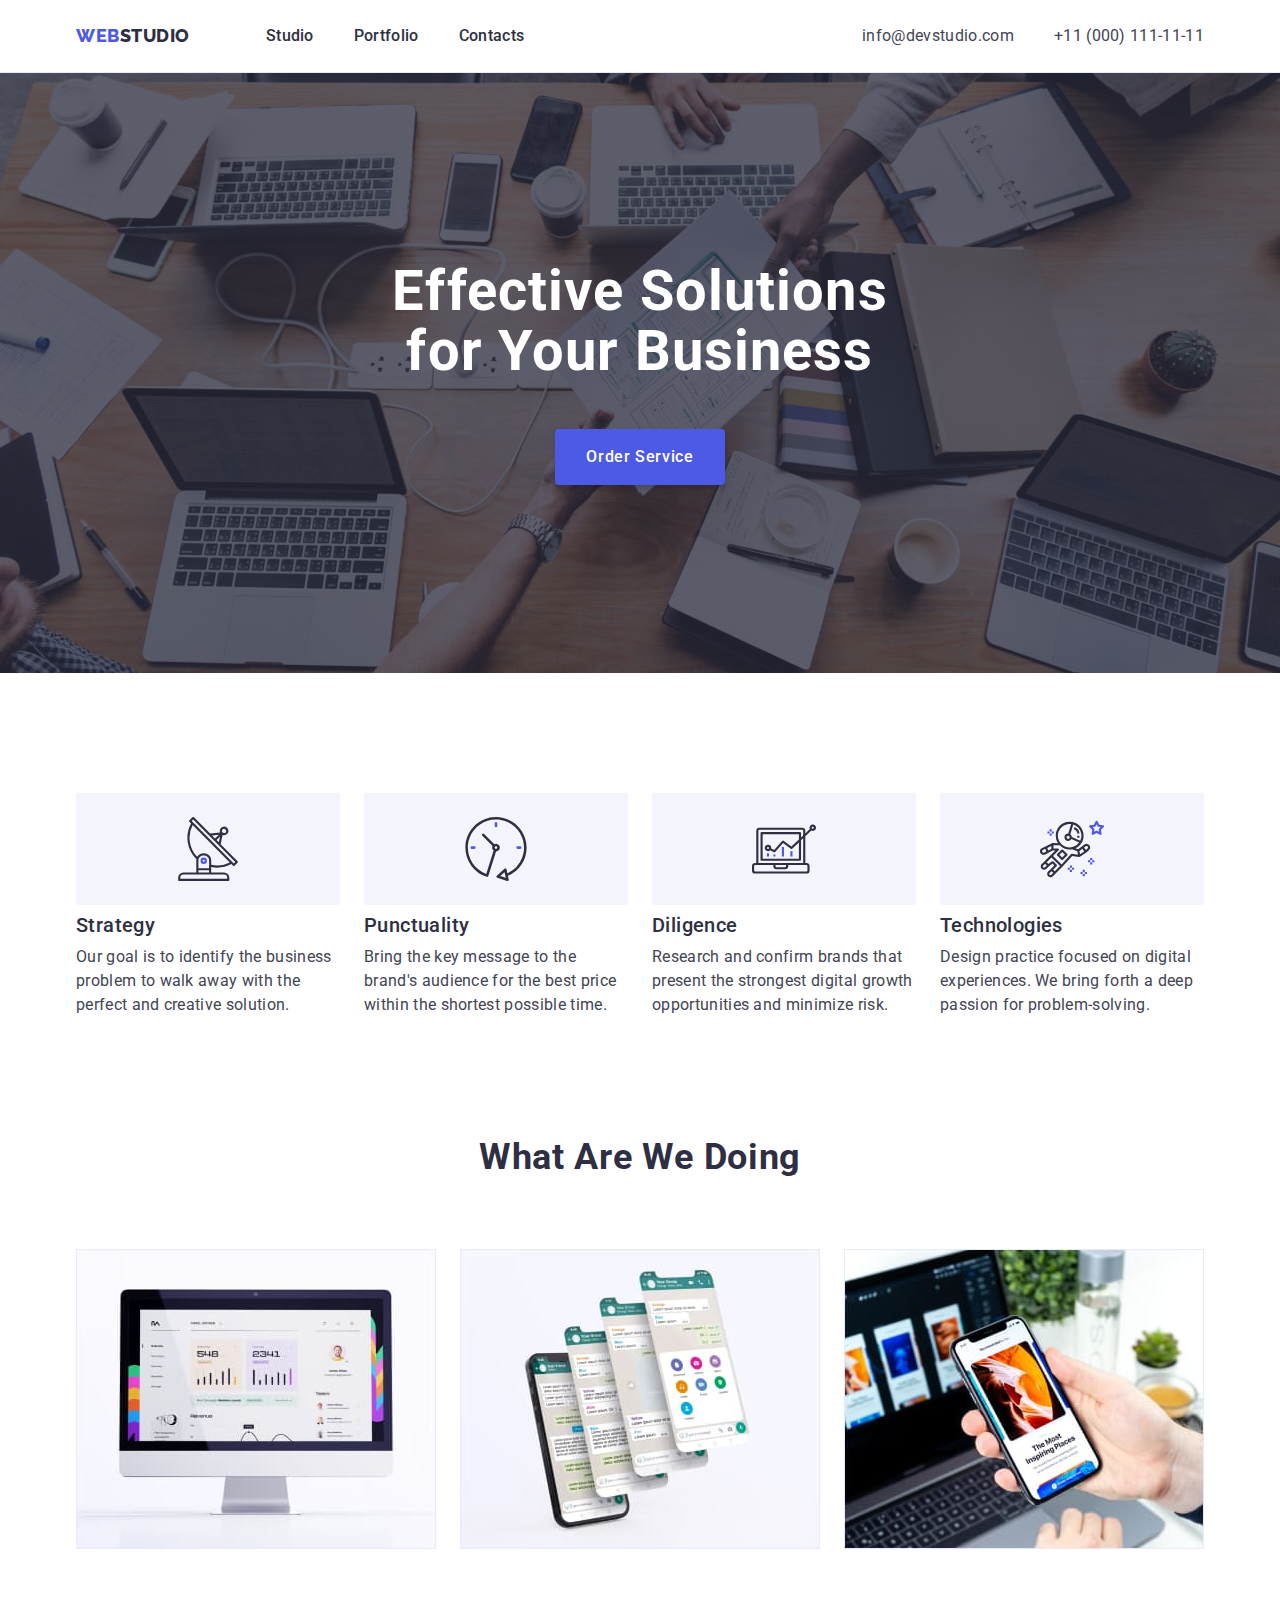
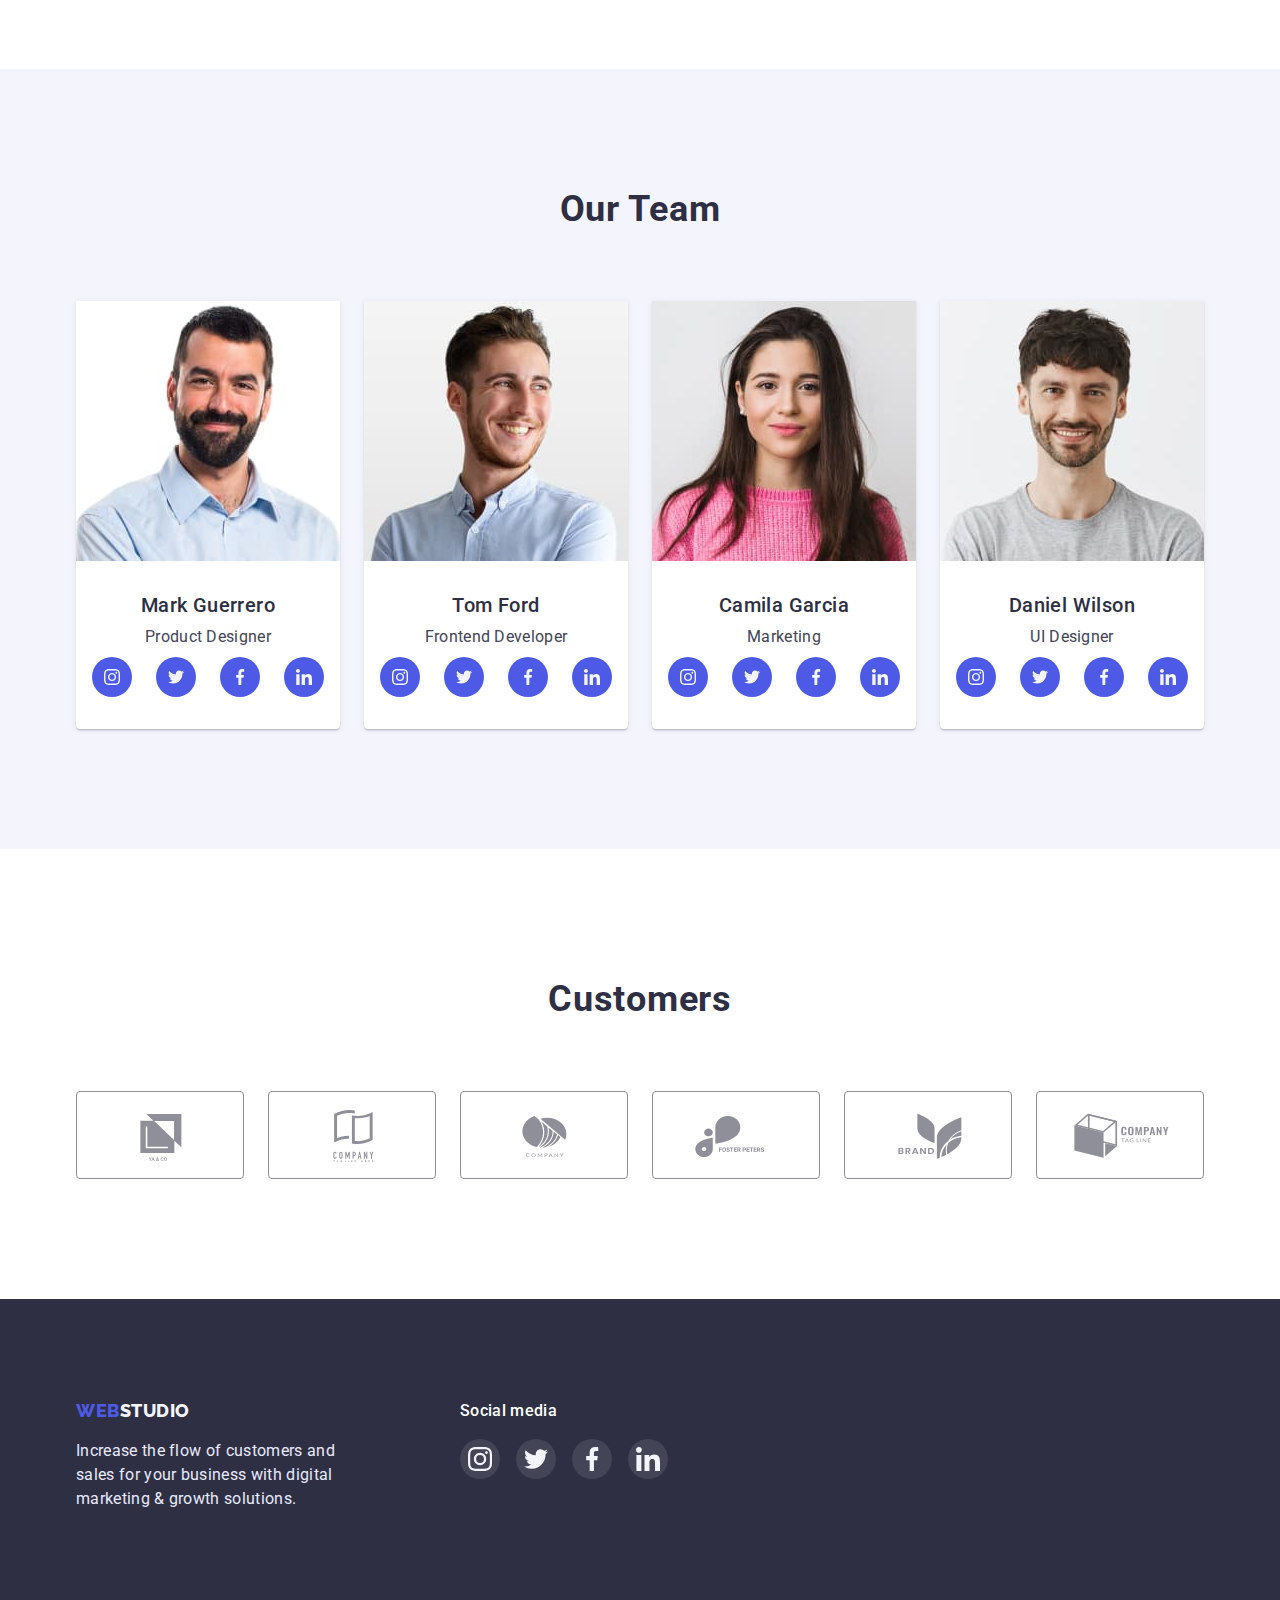
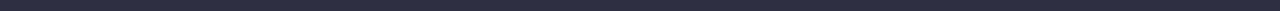
<file: index.html>
<!DOCTYPE html>
<html lang="en">
  <head>
    <meta charset="UTF-8" />
    <meta http-equiv="X-UA-Compatible" content="IE=edge" />
    <meta name="viewport" content="width=device-width, initial-scale=1.0" />
    <title>goit-markup-hw-01</title>
    <!-- Fonts -->
    <link rel="preconnect" href="https://fonts.googleapis.com" />
    <link rel="preconnect" href="https://fonts.gstatic.com" crossorigin />
    <link
      href="https://fonts.googleapis.com/css2?family=Raleway:wght@800&family=Roboto:wght@400;500;700;900&display=swap"
      rel="stylesheet"
    />
    <!-- Modern-normalize -->
    <link
      rel="stylesheet"
      href="https://cdn.jsdelivr.net/npm/modern-normalize@1.1.0/modern-normalize.min.css"
    />
    <!-- Custom styles  -->
    <link rel="stylesheet" href="./css/style.css" />
  </head>
  <body>
    <!-- Page header -->
    <header class="header">
      <div class="header-container container">
        <!-- Logo -->
        <a class="header-logo logo link" href="./index.html"
          >Web<span class="logo-part">Studio</span></a
        >
        <!-- Main navigation -->
        <nav class="header-nav">
          <ul class="header-list list">
            <li class="header-item">
              <a class="header-link link" href="./index.html">Studio</a>
            </li>
            <li class="header-item">
              <a class="header-link link" href="./portfolio.html">Portfolio</a>
            </li>
            <li class="header-item">
              <a class="header-link link" href="#">Contacts</a>
            </li>
          </ul>
        </nav>
        <address class="header-contacts">
          <ul class="header-contacts-list list">
            <li class="header-contacts-item">
              <a
                class="header-contacts-link link"
                href="mailto:info@devstudio.com"
                >info@devstudio.com</a
              >
            </li>
            <li class="header-contacts-item">
              <a class="header-contacts-link link" href="tel:+110001111111"
                >+11 (000) 111-11-11</a
              >
            </li>
          </ul>
        </address>
      </div>
    </header>
    <main>
      <!-- Hero section -->
      <section class="hero hero-container">
        <div class="container">
          <h1 class="hero-title">Effective Solutions for Your Business</h1>
          <button class="hero-btn btn" type="button">Order Service</button>
        </div>
      </section>
      <!-- Main text section -->
      <section class="main">
        <div class="container">
          <ul class="main-list list">
            <li class="main-item">
              <div class="main-item-wrap-icon">
                <svg class="main-item-icon" width="64" height="64">
                  <use href="./images/icons.svg#icon-antenna"></use>
                </svg>
              </div>
              <h3 class="main-item-title">Strategy</h3>
              <p class="main-item-txt">
                Our goal is to identify the business problem to walk away with
                the perfect and creative solution.
              </p>
            </li>
            <li class="main-item">
              <div class="main-item-wrap-icon">
                <svg class="main-item-icon" width="64" height="64">
                  <use href="./images/icons.svg#icon-clock"></use>
                </svg>
              </div>
              <h3 class="main-item-title">Punctuality</h3>
              <p class="main-item-txt">
                Bring the key message to the brand's audience for the best price
                within the shortest possible time.
              </p>
            </li>
            <li class="main-item">
              <div class="main-item-wrap-icon">
                <svg class="main-item-icon" width="64" height="64">
                  <use href="./images/icons.svg#icon-diagram"></use>
                </svg>
              </div>
              <h3 class="main-item-title">Diligence</h3>
              <p class="main-item-txt">
                Research and confirm brands that present the strongest digital
                growth opportunities and minimize risk.
              </p>
            </li>
            <li class="main-item">
              <div class="main-item-wrap-icon">
                <svg class="main-item-icon" width="64" height="64">
                  <use href="./images/icons.svg#icon-astronaut"></use>
                </svg>
              </div>
              <h3 class="main-item-title">Technologies</h3>
              <p class="main-item-txt">
                Design practice focused on digital experiences. We bring forth a
                deep passion for problem-solving.
              </p>
            </li>
          </ul>
        </div>
      </section>
      <!-- What are we doing section -->
      <section class="products">
        <div class="container">
          <h2 class="products-title title">What are we doing</h2>
          <ul class="products-list list">
            <li class="products-item">
              <img
                src="./images/main_page/products/img1.jpg"
                alt="Computer with diagrams"
                width="360"
                height="300"
              />
            </li>
            <li class="products-item">
              <img
                src="./images/main_page/products/img2.jpg"
                alt="Phone with diagrams"
                width="360"
                height="300"
              />
            </li>
            <li class="products-item">
              <img
                src="./images/main_page/products/img3.jpg"
                alt="Phone in hand"
                width="360"
                height="300"
              />
            </li>
          </ul>
        </div>
      </section>
      <!-- Our team section -->
      <section class="team">
        <div class="container">
          <h2 class="team-title title">Our Team</h2>
          <ul class="team-list list">
            <li class="team-item">
              <img
                src="./images/main_page/team/img1.jpg"
                alt="man with a black beard"
                width="264"
                height="260"
              />
              <div class="team-card-desc">
                <h3 class="team-item-title">Mark Guerrero</h3>
                <p class="team-item-txt">Product Designer</p>
                <ul class="social-list list">
                  <li class="social-item">
                    <a
                      class="social-link"
                      href="https://www.instagram.com"
                      rel="noopener noreferrer"
                      aria-label="Instagram link"
                    >
                      <svg class="social-icon" width="16" height="16">
                        <use href="./images/icons.svg#icon-instagram"></use>
                      </svg>
                    </a>
                  </li>
                  <li class="social-item">
                    <a
                      class="social-link"
                      href=""
                      rel="noopener noreferrer"
                      aria-label="Twitter link"
                    >
                      <svg class="social-icon" width="16" height="16">
                        <use href="./images/icons.svg#icon-twitter"></use>
                      </svg>
                    </a>
                  </li>
                  <li class="social-item">
                    <a
                      class="social-link"
                      href=""
                      rel="noopener noreferrer"
                      aria-label="Facebook link"
                    >
                      <svg class="social-icon" width="16" height="16">
                        <use href="./images/icons.svg#icon-facebook"></use>
                      </svg>
                    </a>
                  </li>
                  <li class="social-item">
                    <a
                      class="social-link"
                      href=""
                      rel="noopener noreferrer"
                      aria-label="Linkedin link"
                    >
                      <svg class="social-icon" width="16" height="16">
                        <use href="./images/icons.svg#icon-linkedin"></use>
                      </svg>
                    </a>
                  </li>
                </ul>
              </div>
            </li>
            <li class="team-item">
              <img
                src="./images/main_page/team/img2.jpg"
                alt="man with a light beard"
                width="264"
                height="260"
              />
              <div class="team-card-desc">
                <h3 class="team-item-title">Tom Ford</h3>
                <p class="team-item-txt">Frontend Developer</p>
                <ul class="social-list list">
                  <li class="social-item">
                    <a
                      class="social-link"
                      href="https://www.instagram.com"
                      rel="noopener noreferrer"
                      aria-label="Instagram link"
                    >
                      <svg class="social-icon" width="16" height="16">
                        <use href="./images/icons.svg#icon-instagram"></use>
                      </svg>
                    </a>
                  </li>
                  <li class="social-item">
                    <a
                      class="social-link"
                      href=""
                      rel="noopener noreferrer"
                      aria-label="Twitter link"
                    >
                      <svg class="social-icon" width="16" height="16">
                        <use href="./images/icons.svg#icon-twitter"></use>
                      </svg>
                    </a>
                  </li>
                  <li class="social-item">
                    <a
                      class="social-link"
                      href=""
                      rel="noopener noreferrer"
                      aria-label="Facebook link"
                    >
                      <svg class="social-icon" width="16" height="16">
                        <use href="./images/icons.svg#icon-facebook"></use>
                      </svg>
                    </a>
                  </li>
                  <li class="social-item">
                    <a
                      class="social-link"
                      href=""
                      rel="noopener noreferrer"
                      aria-label="Linkedin link"
                    >
                      <svg class="social-icon" width="16" height="16">
                        <use href="./images/icons.svg#icon-linkedin"></use>
                      </svg>
                    </a>
                  </li>
                </ul>
              </div>
            </li>
            <li class="team-item">
              <img
                src="./images/main_page/team/img3.jpg"
                alt="woman with long hair"
                width="264"
                height="260"
              />
              <div class="team-card-desc">
                <h3 class="team-item-title">Camila Garcia</h3>
                <p class="team-item-txt">Marketing</p>
                <ul class="social-list list">
                  <li class="social-item">
                    <a
                      class="social-link"
                      href="https://www.instagram.com"
                      rel="noopener noreferrer"
                      aria-label="Instagram link"
                    >
                      <svg class="social-icon" width="16" height="16">
                        <use href="./images/icons.svg#icon-instagram"></use>
                      </svg>
                    </a>
                  </li>
                  <li class="social-item">
                    <a
                      class="social-link"
                      href=""
                      rel="noopener noreferrer"
                      aria-label="Twitter link"
                    >
                      <svg class="social-icon" width="16" height="16">
                        <use href="./images/icons.svg#icon-twitter"></use>
                      </svg>
                    </a>
                  </li>
                  <li class="social-item">
                    <a
                      class="social-link"
                      href=""
                      rel="noopener noreferrer"
                      aria-label="Facebook link"
                    >
                      <svg class="social-icon" width="16" height="16">
                        <use href="./images/icons.svg#icon-facebook"></use>
                      </svg>
                    </a>
                  </li>
                  <li class="social-item">
                    <a
                      class="social-link"
                      href=""
                      rel="noopener noreferrer"
                      aria-label="Linkedin link"
                    >
                      <svg class="social-icon" width="16" height="16">
                        <use href="./images/icons.svg#icon-linkedin"></use>
                      </svg>
                    </a>
                  </li>
                </ul>
              </div>
            </li>
            <li class="team-item">
              <img
                src="./images/main_page/team/img4.jpg"
                alt="man with blond beard"
                width="264"
                height="260"
              />
              <div class="team-card-desc">
                <h3 class="team-item-title">Daniel Wilson</h3>
                <p class="team-item-txt">UI Designer</p>
                <ul class="social-list list">
                  <li class="social-item">
                    <a
                      class="social-link"
                      href="https://www.instagram.com"
                      rel="noopener noreferrer"
                      aria-label="Instagram link"
                    >
                      <svg class="social-icon" width="16" height="16">
                        <use href="./images/icons.svg#icon-instagram"></use>
                      </svg>
                    </a>
                  </li>
                  <li class="social-item">
                    <a
                      class="social-link"
                      href=""
                      rel="noopener noreferrer"
                      aria-label="Twitter link"
                    >
                      <svg class="social-icon" width="16" height="16">
                        <use href="./images/icons.svg#icon-twitter"></use>
                      </svg>
                    </a>
                  </li>
                  <li class="social-item">
                    <a
                      class="social-link"
                      href=""
                      rel="noopener noreferrer"
                      aria-label="Facebook link"
                    >
                      <svg class="social-icon" width="16" height="16">
                        <use href="./images/icons.svg#icon-facebook"></use>
                      </svg>
                    </a>
                  </li>
                  <li class="social-item">
                    <a
                      class="social-link"
                      href=""
                      rel="noopener noreferrer"
                      aria-label="Linkedin link"
                    >
                      <svg class="social-icon" width="16" height="16">
                        <use href="./images/icons.svg#icon-linkedin"></use>
                      </svg>
                    </a>
                  </li>
                </ul>
              </div>
            </li>
          </ul>
        </div>
      </section>
      <section class="customers">
        <div class="container">
          <h2 class="customers-title title">Customers</h2>
          <ul class="customers-list list">
            <li class="customers-item">
              <a
                class="customers-link link"
                href=""
                rel="noopener noreferrer"
                aria-label="Customers link"
              >
                <svg class="customers-icon" width="104" height="56">
                  <use href="./images/icons.svg#icon-Logo"></use>
                </svg>
              </a>
            </li>
            <li class="customers-item">
              <a
                class="customers-link"
                href=""
                rel="noopener noreferrer"
                aria-label="Customers link"
              >
                <svg class="customers-icon" width="104" height="56">
                  <use href="./images/icons.svg#icon-Logo-1"></use>
                </svg>
              </a>
            </li>
            <li class="customers-item">
              <a
                class="customers-link"
                href=""
                rel="noopener noreferrer"
                aria-label="Customers link"
              >
                <svg class="customers-icon" width="104" height="56">
                  <use href="./images/icons.svg#icon-Logo-2"></use>
                </svg>
              </a>
            </li>
            <li class="customers-item">
              <a
                class="customers-link"
                href=""
                rel="noopener noreferrer"
                aria-label="Customers link"
              >
                <svg class="customers-icon" width="104" height="56">
                  <use href="./images/icons.svg#icon-Logo-3"></use>
                </svg>
              </a>
            </li>
            <li class="customers-item">
              <a
                class="customers-link"
                href=""
                rel="noopener noreferrer"
                aria-label="Customers link"
              >
                <svg class="customers-icon" width="104" height="56">
                  <use href="./images/icons.svg#icon-Logo-4"></use>
                </svg>
              </a>
            </li>
            <li class="customers-item">
              <a
                class="customers-link"
                href=""
                rel="noopener noreferrer"
                aria-label="Customers link"
              >
                <svg class="customers-icon" width="104" height="56">
                  <use href="./images/icons.svg#icon-Logo-5"></use>
                </svg>
              </a>
            </li>
          </ul>
        </div>
      </section>
    </main>
    <!-- Footer -->
    <footer class="footer">
      <div class="footer-container container">
        <div class="footer-desc">
          <a class="footer-logo logo link" href="./index.html"
            >Web<span class="footer-logo-part">Studio</span></a
          >
          <p class="footer-txt">
            Increase the flow of customers and sales for your business with
            digital marketing & growth solutions.
          </p>
        </div>
        <div class="social">
          <p class="social-title">Social media</p>
          <ul class="social-list-footer list">
            <li class="social-item-footer">
              <a
                class="social-link-footer"
                href="https://www.instagram.com"
                rel="noopener noreferrer"
                aria-label="Instagram link"
              >
                <svg class="social-icon" width="24" height="24">
                  <use href="./images/icons.svg#icon-instagram"></use>
                </svg>
              </a>
            </li>
            <li class="social-item-footer">
              <a
                class="social-link-footer"
                href=""
                rel="noopener noreferrer"
                aria-label="Twitter link"
              >
                <svg class="social-icon" width="24" height="24">
                  <use href="./images/icons.svg#icon-twitter"></use>
                </svg>
              </a>
            </li>
            <li class="social-item-footer">
              <a
                class="social-link-footer"
                href=""
                rel="noopener noreferrer"
                aria-label="Facebook link"
              >
                <svg class="social-icon" width="24" height="24">
                  <use href="./images/icons.svg#icon-facebook"></use>
                </svg>
              </a>
            </li>
            <li class="social-item-footer">
              <a
                class="social-link-footer"
                href=""
                rel="noopener noreferrer"
                aria-label="Linkedin link"
              >
                <svg class="social-icon" width="24" height="24">
                  <use href="./images/icons.svg#icon-linkedin"></use>
                </svg>
              </a>
            </li>
          </ul>
        </div>
      </div>
    </footer>
  </body>
</html>
</file>
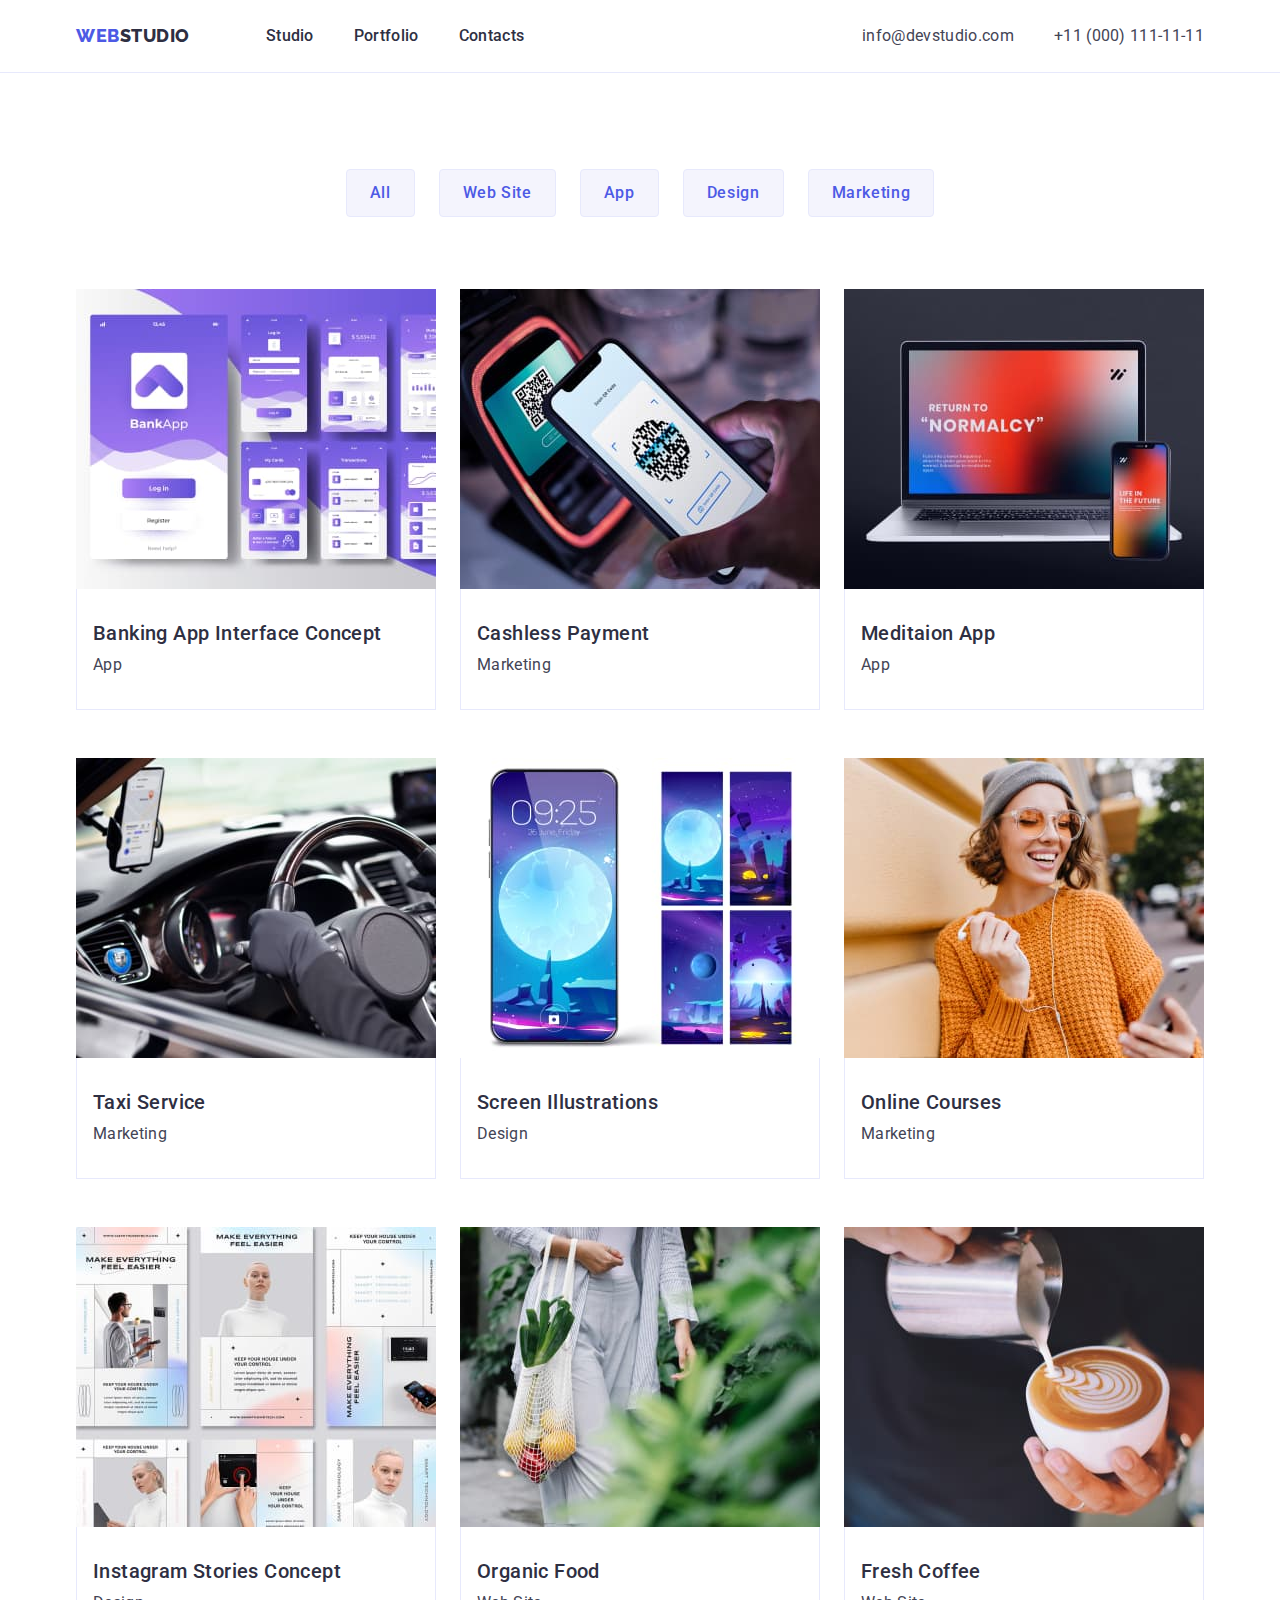
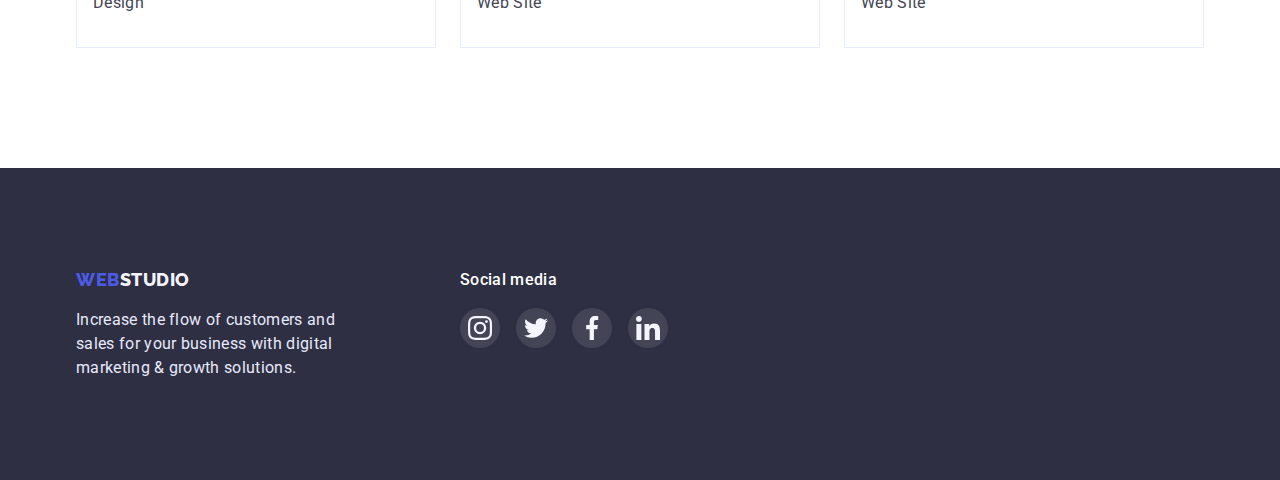
<file: portfolio.html>
<!DOCTYPE html>
<html lang="en">
  <head>
    <meta charset="UTF-8" />
    <meta http-equiv="X-UA-Compatible" content="IE=edge" />
    <meta name="viewport" content="width=device-width, initial-scale=1.0" />
    <title>Portfolio</title>
    <!-- Fonts -->
    <link rel="preconnect" href="https://fonts.googleapis.com" />
    <link rel="preconnect" href="https://fonts.gstatic.com" crossorigin />
    <link
      href="https://fonts.googleapis.com/css2?family=Raleway:wght@800&family=Roboto:wght@400;500;700;900&display=swap"
      rel="stylesheet"
    />
    <!-- Modern-normalize -->
    <link
      rel="stylesheet"
      href="https://cdn.jsdelivr.net/npm/modern-normalize@1.1.0/modern-normalize.min.css"
    />
    <!-- Custom styles  -->
    <link rel="stylesheet" href="./css/style.css" />
  </head>
  <body>
    <!-- Page header -->
    <header class="header">
      <div class="header-container container">
        <!-- Logo -->
        <a class="header-logo logo link" href="./index.html"
          >Web<span class="logo-part">Studio</span></a
        >
        <!-- Main navigation -->
        <nav class="header-nav">
          <ul class="header-list list">
            <li class="header-item">
              <a class="header-link link" href="./index.html">Studio</a>
            </li>
            <li class="header-item">
              <a class="header-link link" href="./portfolio.html">Portfolio</a>
            </li>
            <li class="header-item">
              <a class="header-link link" href="#">Contacts</a>
            </li>
          </ul>
        </nav>
        <address class="header-contacts">
          <ul class="header-contacts-list list">
            <li class="header-contacts-item">
              <a
                class="header-contacts-link link"
                href="mailto:info@devstudio.com"
                >info@devstudio.com</a
              >
            </li>
            <li class="header-contacts-item">
              <a class="header-contacts-link link" href="tel:+110001111111"
                >+11 (000) 111-11-11</a
              >
            </li>
          </ul>
        </address>
      </div>
    </header>
    <main>
      <!-- Main content section -->
      <section class="portfolio-section">
        <div class="container">
          <!-- Page title -->
          <h1 class="visually-hidden">Portfolio</h1>
          <!-- Filter buttons  -->
          <ul class="button-list list">
            <li class="button-list-item">
              <button class="portfolio-btn btn" type="button">All</button>
            </li>
            <li class="button-list-item">
              <button class="portfolio-btn btn" type="button">Web Site</button>
            </li>
            <li class="button-list-item">
              <button class="portfolio-btn btn" type="button">App</button>
            </li>
            <li class="button-list-item">
              <button class="portfolio-btn btn" type="button">Design</button>
            </li>
            <li class="button-list-item">
              <button class="portfolio-btn btn" type="button">Marketing</button>
            </li>
          </ul>
          <!-- Project card section-->
          <ul class="project-cart-list card-set list">
            <li class="project-card-item card-set-item">
              <a class="project-card-link link" href="">
                <img
                  src="./images/portfolio/img1.jpg"
                  alt="banking App"
                  width="360"
                  height="300"
                />
                <div class="project-card-desc">
                  <h2 class="project-card-title">
                    Banking App Interface Concept
                  </h2>
                  <p class="project-card-txt">App</p>
                </div>
              </a>
            </li>
            <li class="project-card-item card-set-item">
              <a class="project-card-link link" href="">
                <img
                  class="project-card-img"
                  src="./images/portfolio/img2.jpg"
                  alt="payment by phone"
                  width="360"
                  height="300"
                />
                <div class="project-card-desc">
                  <h2 class="project-card-title">Cashless Payment</h2>
                  <p class="project-card-txt">Marketing</p>
                </div>
              </a>
            </li>
            <li class="project-card-item card-set-item">
              <a class="project-card-link link" href="">
                <img
                  src="./images/portfolio/img3.jpg"
                  alt="meditaion App on laptop and phone"
                  width="360"
                  height="300"
                />
                <div class="project-card-desc">
                  <h2 class="project-card-title">Meditaion App</h2>
                  <p class="project-card-txt">App</p>
                </div>
              </a>
            </li>
            <li class="project-card-item card-set-item">
              <a class="project-card-link link" href="">
                <img
                  src="./images/portfolio/img4.jpg"
                  alt="phone with taxi app in car"
                  width="360"
                  height="300"
                />
                <div class="project-card-desc">
                  <h2 class="project-card-title">Taxi Service</h2>
                  <p class="project-card-txt">Marketing</p>
                </div>
              </a>
            </li>
            <li class="project-card-item card-set-item">
              <a class="project-card-link link" href="">
                <img
                  src="./images/portfolio/img5.jpg"
                  alt="screen Illustrations"
                  width="360"
                  height="300"
                />
                <div class="project-card-desc">
                  <h2 class="project-card-title">Screen Illustrations</h2>
                  <p class="project-card-txt">Design</p>
                </div>
              </a>
            </li>
            <li class="project-card-item card-set-item">
              <a class="project-card-link link" href="">
                <img
                  src="./images/portfolio/img6.jpg"
                  alt="smiling girl with phone "
                  width="360"
                  height="300"
                />
                <div class="project-card-desc">
                  <h2 class="project-card-title">Online Courses</h2>
                  <p class="project-card-txt">Marketing</p>
                </div>
              </a>
            </li>
            <li class="project-card-item card-set-item">
              <a class="project-card-link link" href="">
                <img
                  src="./images/portfolio/img7.jpg"
                  alt="instagram Stories"
                  width="360"
                  height="300"
                />
                <div class="project-card-desc">
                  <h2 class="project-card-title">Instagram Stories Concept</h2>
                  <p class="project-card-txt">Design</p>
                </div>
              </a>
            </li>
            <li class="project-card-item card-set-item">
              <a class="project-card-link link" href="">
                <img
                  src="./images/portfolio/img8.jpg"
                  alt="food in bag"
                  width="360"
                  height="300"
                />
                <div class="project-card-desc">
                  <h2 class="project-card-title">Organic Food</h2>
                  <p class="project-card-txt">Web Site</p>
                </div>
              </a>
            </li>
            <li class="project-card-item card-set-item">
              <a class="project-card-link link" href="">
                <img
                  src="./images/portfolio/img9.jpg"
                  alt="cup of coffee"
                  width="360"
                  height="300"
                />
                <div class="project-card-desc">
                  <h2 class="project-card-title">Fresh Coffee</h2>
                  <p class="project-card-txt">Web Site</p>
                </div>
              </a>
            </li>
          </ul>
        </div>
      </section>
    </main>
    <!-- Footer -->
    <footer class="footer">
      <div class="footer-container container">
        <div class="footer-desc">
          <a class="footer-logo logo link" href="./index.html"
            >Web<span class="footer-logo-part">Studio</span></a
          >
          <p class="footer-txt">
            Increase the flow of customers and sales for your business with
            digital marketing & growth solutions.
          </p>
        </div>
        <div class="social">
          <p class="social-title">Social media</p>
          <ul class="social-list-footer list">
            <li class="social-item-footer">
              <a
                class="social-link-footer"
                href="https://www.instagram.com"
                rel="noopener noreferrer"
                aria-label="Instagram link"
              >
                <svg class="social-icon" width="24" height="24">
                  <use href="./images/icons.svg#icon-instagram"></use>
                </svg>
              </a>
            </li>
            <li class="social-item-footer">
              <a
                class="social-link-footer"
                href=""
                rel="noopener noreferrer"
                aria-label="Twitter link"
              >
                <svg class="social-icon" width="24" height="24">
                  <use href="./images/icons.svg#icon-twitter"></use>
                </svg>
              </a>
            </li>
            <li class="social-item-footer">
              <a
                class="social-link-footer"
                href=""
                rel="noopener noreferrer"
                aria-label="Facebook link"
              >
                <svg class="social-icon" width="24" height="24">
                  <use href="./images/icons.svg#icon-facebook"></use>
                </svg>
              </a>
            </li>
            <li class="social-item-footer">
              <a
                class="social-link-footer"
                href=""
                rel="noopener noreferrer"
                aria-label="Linkedin link"
              >
                <svg class="social-icon" width="24" height="24">
                  <use href="./images/icons.svg#icon-linkedin"></use>
                </svg>
              </a>
            </li>
          </ul>
        </div>
      </div>
    </footer>
  </body>
</html>
</file>
<file: css/style.css>
:root {
  /* Fonts */
  --primary-font: 'Roboto', sans-serif;
  --logo-font: 'Raleway', sans-serif;
  /* Text & BG colors */
  --navy-blue-cl: #2e2f42;
  --slate-cl: #434455;
  --light-slate-cl: #8e8f99;
  --cornflower-cl: #e7e9fc;
  --irirs-cl: #4d5ae5;
  --ocean-cl: #404bbf;
  --cloud-cl: #f4f4fd;
  --light-cl: #ffffff;
  --grey-cl: rgba(46, 47, 66, 0.7);
  --green-cl: #31d0aa;
  --light-dark-cl: rgba(255, 255, 255, 0.1);
  /* others */
  --indent: 24px;
  --items: 3;
}

body {
  font-family: var(--primary-font);
  background-color: var(--light-cl);
  color: var(--navy-blue-cl);
}
/* Reset styles */
h1,
h2,
h3,
h4,
h5,
h6,
p {
  margin: 0;
}
img {
  display: block;
  max-width: 100%;
  height: auto;
}
button {
  cursor: pointer;
}
.list {
  list-style-type: none;
  margin: 0;
  padding: 0;
}
.link {
  text-decoration: none;
}

/* Logo */
.logo {
  font-family: var(--logo-font);
  font-weight: 800;
  font-size: 18px;
  line-height: calc(24 / 18);
  letter-spacing: 0.03em;
  text-transform: uppercase;
  color: var(--irirs-cl);
}
.logo-part {
  color: var(--navy-blue-cl);
}
/* Buttom */
.btn {
  font-family: inherit;
  font-weight: 500;
  font-size: 16px;
  line-height: calc(24 / 16);
  letter-spacing: 0.04em;
}
.hero-btn {
  color: var(--light-cl);
  background-color: var(--irirs-cl);
  background: var(--irirs-cl);
  border: none;
  box-shadow: 0px 4px 4px rgba(0, 0, 0, 0.15);
  border-radius: 4px;
  display: block;
  margin: 0 auto;
  min-width: 169px;
  min-height: 56px;
  padding: 15px 31px;
  align-items: center;
}
.hero-btn:focus,
.hero-btn:hover {
  background-color: var(--ocean-cl);
}
.portfolio-btn {
  color: var(--irirs-cl);
  background-color: var(--cloud-cl);
  border: 1px solid var(--cornflower-cl);
  border-radius: 4px;
  padding: 11px 23px;
}
.portfolio-btn:hover,
.portfolio-btn:focus {
  color: var(--light-cl);
  background-color: var(--ocean-cl);
  border: 1px solid var(--cornflower-cl);
  box-shadow: 0px 3px 1px rgba(0, 0, 0, 0.1), 0px 2px 1px rgba(0, 0, 0, 0.08),
    0px 2px 2px rgba(0, 0, 0, 0.12);
  border-radius: 4px;
  border: 1px solid var(--ocean-cl);
}
/* Container */
.container {
  width: 1158px;
  padding-left: 15px;
  padding-right: 15px;
  margin-right: auto;
  margin-left: auto;
}
/* Card Set */
.card-set {
  display: flex;
  flex-wrap: wrap;
  row-gap: calc(2 * var(--indent));
  column-gap: var(--indent);
}
.card-set-item {
  flex-basis: calc((100% - var(--indent) * (var(--items) - 1)) / var(--items));
}
/* Text-set */
.text-set {
  display: flex;
}
/* Header */
.header {
  border-bottom: 1px solid var(--cornflower-cl);
}
.header-container {
  display: flex;
  align-items: center;
}
.header-logo {
  margin-right: 76px;
}
.header-nav {
  margin-right: auto;
}
.header-list {
  display: flex;
  gap: 40px;
  align-items: baseline;
}

.header-item {
}
.header-link {
  display: block;
  padding-top: 24px;
  padding-bottom: 24px;
  font-weight: 500;
  font-size: 16px;
  line-height: calc(24 / 16);
  letter-spacing: 0.02em;
  color: var(--navy-blue-cl);
}
.header-link:focus,
.header-link:hover,
.header-contacts-link:hover,
.header-contacts-link:focus {
  color: var(--ocean-cl);
}
.header-contacts {
}
.header-contacts-list {
  display: flex;
  gap: 40px;
}
.header-contacts-item {
}
.header-contacts-link {
  font-style: normal;
  font-size: 16px;
  line-height: calc(24 / 16);
  letter-spacing: 0.02em;
  color: var(--slate-cl);
}
/* hero-section */
.hero {
  /* background-color: var(--navy-blue-cl);
  padding-top: 188px;
  padding-bottom: 188px; */
}
.hero {
  background-color: var(--navy-blue-cl);
  padding-top: 188px;
  padding-bottom: 188px;

  max-width: 1440px;
  margin-left: auto;
  margin-right: auto;
  background-image: linear-gradient(
      rgba(46, 47, 66, 0.7),
      rgba(46, 47, 66, 0.7)
    ),
    url(../images/main_page/hero/img1.jpg);
  background-repeat: no-repeat;
  background-position: center;
}
.hero-title {
  align-items: center;
  font-size: 56px;
  line-height: calc(60 / 56);
  letter-spacing: 0.02em;
  color: var(--light-cl);
  text-align: center;
  width: 496px;
  margin-left: auto;
  margin-right: auto;
  margin-bottom: 48px;
}
/* Main text section */
.main {
  padding-top: 120px;
  padding-bottom: 120px;
}
.main-list {
  display: flex;
  flex-wrap: wrap;
  gap: var(--indent);
}
.main-item {
  flex-basis: calc((100% - var(--indent) * var(--items)) / (var(--items) + 1));
}
.main-item-wrap-icon {
  background-color: var(--cloud-cl);
  display: flex;
  justify-content: center;
  align-items: center;
  width: 264px;
  height: 112px;
  margin-bottom: 8px;
}
.main-item-icon {
}
.main-item-title {
  font-weight: 500;
  font-size: 20px;
  line-height: calc(24 / 20);
  letter-spacing: 0.02em;
  margin-bottom: 8px;
}
.main-item-txt {
  font-size: 16px;
  line-height: calc(24 / 16);
  letter-spacing: 0.02em;
  color: var(--slate-cl);
}
/* What are we doing section */
.products {
  padding-bottom: 120px;
}
.products-title {
  text-align: center;
  margin-bottom: 72px;
}

.title {
  font-size: 36px;
  line-height: calc(40 / 36);
  letter-spacing: 0.02em;
  text-transform: capitalize;
}
.products-list {
  display: flex;
  gap: 24px;
}
.products-item {
}
/* Our team section  */
.team {
  background-color: var(--cloud-cl);
  padding-top: 120px;
  padding-bottom: 120px;
}
.team-title {
  text-align: center;
  margin-bottom: 72px;
}
.team-list {
  display: flex;
  gap: 24px;
}
.team-item {
  background-color: var(--light-cl);
  text-align: center;

  box-shadow: 0px 1px 6px rgba(46, 47, 66, 0.08),
    0px 1px 1px rgba(46, 47, 66, 0.16), 0px 2px 1px rgba(46, 47, 66, 0.08);
  border-radius: 0px 0px 4px 4px;
}
.team-item-title {
  font-weight: 500;
  font-size: 20px;
  line-height: calc(24 / 20);
  letter-spacing: 0.02em;
  margin-bottom: 8px;
}
.team-item-txt {
  font-size: 16px;
  line-height: calc(24 / 16);
  letter-spacing: 0.02em;
  color: var(--slate-cl);
  margin-bottom: 8px;
}
.team-card-desc {
  padding-top: 32px;
  padding-bottom: 32px;
}
.social-list {
  display: flex;
  gap: 24px;
  justify-content: center;
  align-items: center;
}
.social-link {
  display: flex;
  justify-content: center;
  align-items: center;
  width: 40px;
  height: 40px;
  background-color: var(--irirs-cl);
  border-radius: 50%;
}
.social-link:hover,
.social-link:focus {
  background-color: var(--ocean-cl);
}
.social-icon {
}
/* Customers */
.customers {
  padding-top: 130px;
  padding-bottom: 120px;
}
.customers-title {
  text-align: center;
  margin-bottom: 72px;
}
.customers-list {
  display: flex;
  justify-content: center;
  align-items: center;
  gap: 24px;
}
.customers-item {
}
.customers-link {
  border: 1px solid var(--light-slate-cl);
  border-radius: 4px;
  width: 168px;
  height: 88px;
  display: flex;
  justify-content: center;
  align-items: center;
}
.customers-icon {
  fill: var(--light-slate-cl);
}
.customers-link:focus,
.customers-link:hover {
  border: 1px solid var(--ocean-cl);
}
.customers-link:focus .customers-icon,
.customers-link:hover .customers-icon {
  fill: var(--ocean-cl);
}
/* Footer */
.footer {
  background-color: var(--navy-blue-cl);
  padding-top: 100px;
  padding-bottom: 100px;
  padding-left: 0;
}
.footer-logo {
  /* margin-bottom: 16px; */
}
.footer-logo-part {
  color: var(--cloud-cl);
}
.footer-txt {
  font-size: 16px;
  line-height: calc(24 / 16);
  letter-spacing: 0.02em;
  color: var(--cornflower-cl);
  width: 264px;
  margin-top: 16px;
}
.footer-container {
  display: flex;
  justify-content: left;
  gap: 120px;
}
.social-title {
  font-size: 16px;
  line-height: calc(24 / 16);
  letter-spacing: 0.02em;
  font-weight: 500;
  color: var(--light-cl);
  margin-bottom: 16px;
}
.social-list-footer {
  display: flex;
  gap: 16px;
}
.social-link-footer {
  display: flex;
  justify-content: center;
  align-items: center;
  width: 40px;
  height: 40px;
  background: var(--light-dark-cl);
  border-radius: 50%;
}
.social-link-footer:hover,
.social-link-footer:focus {
  background-color: var(--green-cl);
}
/* Portfolio page */
/* Page title  */
.visually-hidden {
  position: absolute;
  width: 1px;
  height: 1px;
  margin: -1px;
  border: 0;
  padding: 0;

  white-space: nowrap;
  clip-path: inset(100%);
  clip: rect(0 0 0 0);
  overflow: hidden;
}
.portfolio-section {
  padding-top: 96px;
  padding-bottom: 120px;
}
/* Navigation button */
.button-list {
  display: flex;
  gap: 24px;
  justify-content: center;
  margin-bottom: 72px;
}
/* Project card section */
.project-card-list {
}
.project-card-item {
}
.project-card-img {
}
.project-card-title {
  font-weight: 500;
  font-size: 20px;
  line-height: calc(24 / 20);
  letter-spacing: 0.02em;
  margin-bottom: 8px;
  color: var(--navy-blue-cl);
}
.project-card-txt {
  font-size: 16px;
  line-height: calc(24 / 16);
  letter-spacing: 0.02em;
  color: var(--slate-cl);
}
.project-card-desc {
  padding-top: 32px;
  padding-bottom: 32px;
  padding-left: 16px;
  border: 1px solid var(--cornflower-cl);
  border-top: none;
}
.project-card-link {
}

.project-card-link:hover .project-card-desc,
.project-card-link:focus .project-card-desc {
  border: 0.5px solid var(--cloud-cl);
  border-top: none;
  box-shadow: 0px 1px 6px rgba(46, 47, 66, 0.08),
    0px 1px 1px rgba(46, 47, 66, 0.16), 0px 2px 1px rgba(46, 47, 66, 0.08);
}
</file>
